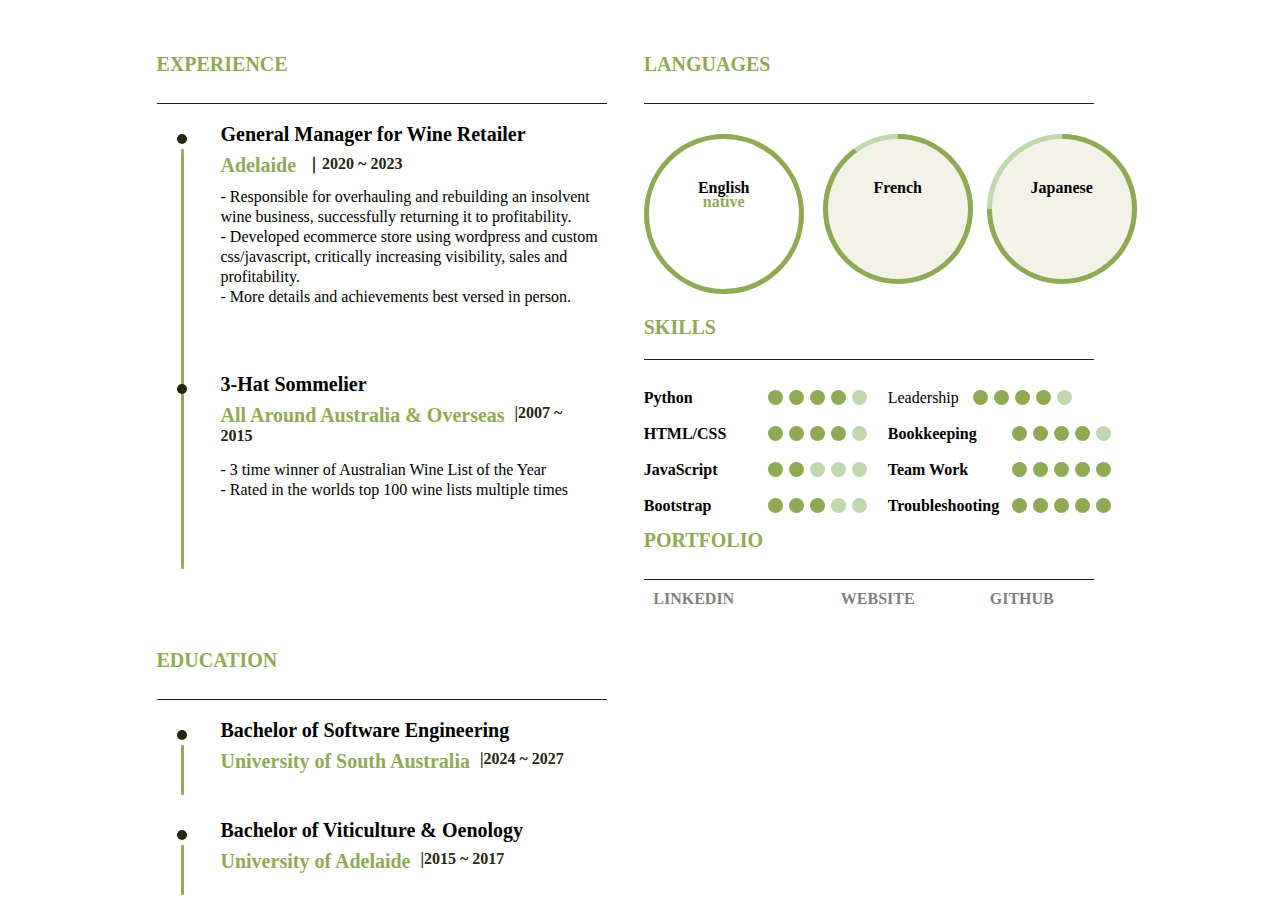
<file: frontend/templates/resume/resume.html>
<!DOCTYPE html>
<html lang="en-AU">

<head>
    <meta charset="UTF-8">
    <meta name="viewport" content="width=device-width, initial-scale=1.0">
    <title>Resume</title>
    <!-- <link rel="stylesheet" href="https: //cdnjs.cloudflare.com/ajax/libs/font-awesome/6.7.2/css/all.min.css"
        integrity="sha512-Evv84Mr4kqVGRNSgIGL/F/aIDqQb7xQ2vcrdIwxfjThSH8CSR7PBEakCr51Ck+w+/U6swU2Im1vVX0SVk9ABhg=="
        crossorigin="anonymous" referrerpolicy="no-referrer" /> -->
    <style>
        /* Global Styles */
        #resume-section * {
            vertical-align: top;
            /* box-sizing: border-box;
            background-color: #f2f2e9;
            color: #24260f;
            font-family: lato, sans-serif; */

            transition-duration: 0.5s;
        }

        #resume-section html,
        #resume-section body {
            margin: 0;
            padding: 0;
            width: auto;
            height: 100%;
        }

        /* Top Section Background */
        #resume-section .top {
            height: 300px;
            background-color: #24260f;
        }

        #resume-section .top-content {
            width: 1027px;
            height: 300px;
            background-color: #24260f;
            margin-right: auto;
            margin-left: auto;
        }

        /* Photo Section */
        #resume-section .photo {
            width: 200px;
            height: 275px;
            display: inline-block;
            margin-top: 20px;
            margin-left: 300px;
            background-color: #24260f;
        }

        #resume-section .photo h1 {
            text-align: center;
            font-weight: 500;
            font-size: 30px;
            position: relative;
            bottom: 15px;
            background-color: #24260f;
            color: #f2f2e9;
            margin-top: 30px;
        }

        #resume-section img {
            width: 200px;
            height: 200px;
            border-radius: 100%;
        }

        /* Contact Information Section */
        #resume-section .info {
            width: 450px;
            height: 275px;
            margin-top: 20px;
            background-color: #24260f;
        }

        #resume-section .photo,
        #resume-section .info {
            display: inline-block;
        }

        #resume-section .title {
            width: 350px;
            height: 80px;
            margin-left: 50px;
            padding-top: 15px;
            text-align: center;
            font-size: 26px;
            line-height: 80px;
            border-bottom: solid 3px #90a955;
            background-color: #24260f;
            color: #f2f2e9;
        }

        #resume-section .contact {
            display: inline-block;
            margin-left: 50px;
            margin-top: 20px;
        }

        #resume-section .url {
            padding-left: 10px;
            padding-top: 10px;
            background-color: #24260f;
            color: #f2f2e9;
        }

        #resume-section .url span {
            line-height: 36px;
            font-family: karla, sans-serif;
            padding-left: 10px;
            background-color: #24260f;
            color: #f2f2e9;
        }

        /* Main Content Layout */
        #resume-section .max-width {
            width: 1027px;
            margin-right: auto;
            margin-left: auto;
        }

        #resume-section .left,
        #resume-section .right {
            display: inline-block;
            width: 49%;
            height: 700px;
        }

        /* Experience Section */
        #resume-section .con-title {
            width: 450px;
            height: 50px;
            font-weight: 900;
            font-size: 20px;
            color: #90a955;
            margin-left: 30px;
            margin-top: 30px;
            padding-top: 15px;
            border-bottom: solid 1px #24260f;
        }

        #resume-section .ex-con-left {
            display: inline-block;
            width: 50px;
            height: 250px;
            margin-left: 30px;
        }

        #resume-section .ex-con-left .dot {
            width: 10px;
            height: 10px;
            border-radius: 100%;
            background-color: #24260f;
            margin-left: 20px;
            margin-top: 30px;
        }

        #resume-section .ex-con-left .vertical-line {
            width: 3px;
            height: 170px;
            border-radius: 10%;
            background-color: #90a955;
            margin-left: 24px;
            margin-top: 5px;
        }

        #resume-section .ex-con-left .vertical-line-short {
            width: 3px;
            height: 100px;
            border-radius: 10%;
            background-color: #90a955;
            margin-left: 24px;
            margin-top: 5px;
        }

        #resume-section .ex-con-left .vertical-line-long {
            width: 3px;
            height: 270px;
            border-radius: 10%;
            background-color: #90a955;
            margin-left: 24px;
            margin-top: 5px;
        }

        #resume-section .ex-con-right {
            display: inline-block;
            width: 400px;
            height: 250px;
        }

        #resume-section .ex-con-right h3 {
            margin: 10px;
            margin-top: 20px;
            font-size: 20px;
            font-weight: bold;
            line-height: 20px;
        }

        #resume-section .ex-con-right h5 {
            margin: 10px;
            font-size: 20px;
            font-weight: bold;
            color: #90a955;
        }

        #resume-section .ex-con-right span {
            font-size: 16px;
            color: #24260f;
            margin: 10px;
        }

        #resume-section .ex-con-right p {
            margin: 10px 10px 0 10px;
            line-height: 20px;
            font-size: 16px;
        }

        #resume-section .ex-con-right br {
            line-height: 26px;
        }

        /* Education Section */
        #resume-section .ed-con-left {
            display: inline-block;
            width: 50px;
            height: 100px;
            margin-left: 30px;
        }

        #resume-section .ed-con-left .dot {
            width: 10px;
            height: 10px;
            border-radius: 100%;
            background-color: #24260f;
            margin-left: 20px;
            margin-top: 30px;
        }

        #resume-section .ed-con-left .vertical-line-short {
            width: 3px;
            height: 50px;
            border-radius: 10%;
            background-color: #90a955;
            margin-left: 24px;
            margin-top: 5px;
        }

        #resume-section .ed-con-left .vertical-line {
            width: 3px;
            height: 170px;
            border-radius: 10%;
            background-color: #90a955;
            margin-left: 24px;
            margin-top: 5px;
        }

        #resume-section .ed-con-right {
            display: inline-block;
            width: 400px;
            height: 100px;
        }

        #resume-section .ed-con-right h3 {
            margin: 10px;
            margin-top: 20px;
            font-size: 20px;
            font-weight: bold;
            line-height: 20px;
        }

        #resume-section .ed-con-right h5 {
            margin: 10px;
            font-size: 20px;
            font-weight: bold;
            color: #90a955;
        }

        #resume-section .ed-con-right span {
            font-size: 16px;
            color: #24260f;
            margin: 10px;
        }

        #resume-section .ed-con-right p {
            margin: 10px 10px 0 10px;
            line-height: 20px;
            font-size: 16px;
        }

        #resume-section .ed-con-right br {
            line-height: 26px;
        }

        /* Languages Section */
        #resume-section .languages {
            height: 250px;
        }

        #resume-section .la-title {
            margin-left: 10px;
        }

        #resume-section .lang-1 {
            width: 150px;
            height: 150px;
            display: inline-block;
            border-radius: 100%;
            overflow: hidden;
            margin: 30px 15px 0 10px;
            border: solid 5px #90a955;
        }

        #resume-section .lang-1 h3 {
            text-align: center;
            margin-top: 40px;
            font-weight: bold;
            font-size: 16px;
        }

        #resume-section .lang-1 h4 {
            text-align: center;
            margin-top: -20px;
            color: #90a955;
        }

        #resume-section .outer-jp {
            width: 150px;
            height: 150px;
            display: inline-block;
            background: #c1d7ae;
            border-radius: 100%;
            position: relative;
            overflow: hidden;
            margin-top: 30px;
        }

        #resume-section .sq1-jp {
            width: 150px;
            height: 150px;
            position: absolute;
            left: 75px;
            background-color: #90a955;
        }

        #resume-section .sq2-jp {
            width: 75px;
            height: 75px;
            position: absolute;
            top: 75px;
            background-color: #90a955;
        }

        #resume-section .sq3-jp {
            width: 75px;
            height: 75px;
            background-color: #90a955;
            transform-origin: bottom;
            transform: skewX(36deg);
        }

        #resume-section .inner-jp {
            width: 140px;
            height: 140px;
            position: absolute;
            border-radius: 100%;
            top: 5px;
            left: 5px;
            background-color: #f2f2e9;
            overflow: hidden;
        }

        #resume-section .inner-jp h3 {
            text-align: center;
            margin-top: 40px;
            font-weight: bold;
            font-size: 16px;
        }

        #resume-section .inner-jp h4 {
            text-align: center;
            margin-top: -20px;
            color: #90a955;
        }

        #resume-section .lang-2 {
            width: 150px;
            height: 150px;
            display: inline-block;
            background: #c1d7ae;
            border-radius: 100%;
            position: relative;
            overflow: hidden;
            margin-top: 30px;
            margin-left: 10px;
        }

        #resume-section .sq1-eng {
            width: 150px;
            height: 150px;
            position: absolute;
            left: 75px;
            background-color: #90a955;
        }

        #resume-section .sq2-eng {
            width: 75px;
            height: 75px;
            position: absolute;
            top: 75px;
            background-color: #90a955;
        }

        #resume-section .other-1 {
            width: 140px;
            height: 140px;
            position: absolute;
            border-radius: 100%;
            top: 5px;
            left: 5px;
            background-color: #f2f2e9;
            overflow: hidden;
        }

        #resume-section .other-1 h3 {
            text-align: center;
            margin-top: 40px;
            font-weight: bold;
            font-size: 16px;
        }

        #resume-section .other-1 h4 {
            text-align: center;
            margin-top: -20px;
            color: #90a955;
        }

        /* Skills Section */
        #resume-section .skills {
            height: 220px;
            font-weight: 300;
            line-height: 36px;
        }

        #resume-section .sk-title {
            margin-left: 10px;
            margin-top: 0;
        }

        #resume-section .skill-con-left,
        #resume-section .skill-con-right {
            display: inline-block;
            width: 240px;
            height: 130px;
            margin-top: 20px;
        }

        #resume-section .skill-bar span {
            display: inline-block;
            font-weight: bold;
            margin-left: 10px;
            width: 110px;
        }

        #resume-section .skill-level {
            display: inline-block;
            margin-left: 10px;
        }

        #resume-section .yes {
            display: inline-block;
            width: 15px;
            height: 15px;
            border-radius: 100%;
            background-color: #90a955;
            margin-top: 10px;
            margin-right: 2px;
        }

        #resume-section .no {
            display: inline-block;
            width: 15px;
            height: 15px;
            border-radius: 100%;
            background-color: #c1d7ae;
            margin-top: 10px;
            margin-right: 2px;
        }

        /* Portfolio Section */
        #resume-section .portfolio {
            height: 200px;
        }

        #resume-section .po-con-right,
        #resume-section .po-con-middle,
        #resume-section .po-con-left {
            display: inline-block;
            transition-duration: 0.5s;
            width: 150px;
            height: 160px;
            margin-left: 10px;
            padding-top: 10px;
            opacity: 0.5;
            position: relative;
            top: 0;
        }

        #resume-section .po-con-right span,
        #resume-section .po-con-middle span,
        #resume-section .po-con-left span {
            display: inline-block;
            font-weight: bold;
            width: 100px;
            text-align: center;
        }

        #resume-section .po-con-right:hover,
        #resume-section .po-con-middle:hover,
        #resume-section .po-con-left:hover {
            opacity: 1;
        }

        #resume-section .po-con-right:active,
        #resume-section .po-con-middle:active,
        #resume-section .po-con-left:active {
            top: 10px;
        }
    </style>
</head>

<body>
    <!-- Other parts of index.html -->

    <div id="resume-section">
        <!-- Main Content Section -->
        <div class="content">
            <div class="max-width">
                <!-- Left Column: Experience & Education -->
                <div class="left">
                    <!-- Experience Section -->
                    <div class="experience">
                        <div class="con-title ex-title">EXPERIENCE</div>
                        <div class="ex-content">
                            <div class="ex-con-left">
                                <div class="dot"></div>
                                <div class="vertical-line-long"></div>
                            </div>
                            <div class="ex-con-right">
                                <h3>General Manager for Wine Retailer</h3>
                                <h5>Adelaide<span>｜2020 ~ 2023</span></h5>
                                <p>- Responsible for overhauling and rebuilding an insolvent wine business, successfully
                                    returning it to profitability.<br>
                                    - Developed ecommerce store using wordpress and custom css/javascript, critically
                                    increasing visibility, sales and profitability.<br>
                                    - More details and achievements best versed in person.
                                </p>
                            </div>
                            <div class="ex-con-left">
                                <div class="dot"></div>
                                <div class="vertical-line"></div>
                            </div>
                            <div class="ex-con-right">
                                <h3>3-Hat Sommelier</h3>
                                <h5>All Around Australia & Overseas<span>|2007 ~ 2015</span></h5>
                                <p>- 3 time winner of Australian Wine List of the Year<br>
                                    - Rated in the worlds top 100 wine lists multiple times
                                </p>
                            </div>
                        </div>
                    </div>

                    <!-- Education Section -->
                    <div class="education">
                        <div class="con-title ed-title">EDUCATION</div>
                        <div class="ed-content">
                            <div class="ed-con-left">
                                <div class="dot"></div>
                                <div class="vertical-line-short"></div>
                            </div>
                            <div class="ed-con-right">
                                <h3>Bachelor of Software Engineering</h3>
                                <h5>University of South Australia<span>|2024 ~ 2027</span></h5>
                            </div>
                            <div class="ed-con-left">
                                <div class="dot"></div>
                                <div class="vertical-line-short"></div>
                            </div>
                            <div class="ed-con-right">
                                <h3>Bachelor of Viticulture & Oenology</h3>
                                <h5>University of Adelaide<span>|2015 ~ 2017</span></h5>
                            </div>
                        </div>
                    </div>
                </div>

                <!-- Right Column: Languages, Skills & Portfolio -->
                <div class="right">
                    <!-- Languages Section -->
                    <div class="languagues">
                        <div class="con-title la-title">LANGUAGES</div>
                        <div class="la-content">
                            <div class="lang-1">
                                <h3>English</h3>
                                <h4>native</h4>
                            </div>
                            <div class="outer-jp">
                                <div class="sq1-jp"></div>
                                <div class="sq2-jp"></div>
                                <div class="sq3-jp"></div>
                                <div class="inner-jp">
                                    <h3>French</h3>
                                    <h4></h4>
                                </div>
                            </div>
                            <div class="lang-2">
                                <div class="sq1-eng"></div>
                                <div class="sq2-eng"></div>
                                <div class="other-1">
                                    <h3>Japanese</h3>
                                    <h4></h4>
                                </div>
                            </div>
                        </div>
                    </div>

                    <!-- Skills Section -->
                    <div class="skills">
                        <div class="con-title sk-title">SKILLS</div>
                        <div class="skill-content">
                            <div class="skill-con-left">
                                <div class="skill-bar"><span>Python</span>
                                    <div class="skill-level">
                                        <div class="yes"></div>
                                        <div class="yes"></div>
                                        <div class="yes"></div>
                                        <div class="yes"></div>
                                        <div class="no"></div>
                                    </div>
                                </div>
                                <div class="skill-bar"><span>HTML/CSS</span>
                                    <div class="skill-level">
                                        <div class="yes"></div>
                                        <div class="yes"></div>
                                        <div class="yes"></div>
                                        <div class="yes"></div>
                                        <div class="no"></div>
                                    </div>
                                </div>
                                <div class="skill-bar"><span>JavaScript</span>
                                    <div class="skill-level">
                                        <div class="yes"></div>
                                        <div class="yes"></div>
                                        <div class="no"></div>
                                        <div class="no"></div>
                                        <div class="no"></div>
                                    </div>
                                </div>
                                <div class="skill-bar"><span>Bootstrap</span>
                                    <div class="skill-level">
                                        <div class="yes"></div>
                                        <div class="yes"></div>
                                        <div class="yes"></div>
                                        <div class="no"></div>
                                        <div class="no"></div>
                                    </div>
                                </div>
                            </div>
                            <div class="skill-con-right">
                                <div class="skill-level"><span>Leadership</span>
                                    <div class="skill-level">
                                        <div class="yes"></div>
                                        <div class="yes"></div>
                                        <div class="yes"></div>
                                        <div class="yes"></div>
                                        <div class="no"></div>
                                    </div>
                                </div>
                                <div class="skill-bar"><span>Bookkeeping</span>
                                    <div class="skill-level">
                                        <div class="yes"></div>
                                        <div class="yes"></div>
                                        <div class="yes"></div>
                                        <div class="yes"></div>
                                        <div class="no"></div>
                                    </div>
                                </div>
                                <div class="skill-bar"><span>Team Work</span>
                                    <div class="skill-level">
                                        <div class="yes"></div>
                                        <div class="yes"></div>
                                        <div class="yes"></div>
                                        <div class="yes"></div>
                                        <div class="yes"></div>
                                    </div>
                                </div>
                                <div class="skill-bar"><span>Troubleshooting</span>
                                    <div class="skill-level">
                                        <div class="yes"></div>
                                        <div class="yes"></div>
                                        <div class="yes"></div>
                                        <div class="yes"></div>
                                        <div class="yes"></div>
                                    </div>
                                </div>
                            </div>
                        </div>
                    </div>

                    <!-- Portfolio Section -->
                    <div class="portfolio">
                        <div class="con-title sk-title">PORTFOLIO</div>
                        <div class="po-content">
                            <div class="po-con-right">
                                <a href="https://www.linkedin.com/in/ben-davidson-au" target="_blank">
                                    <i class="fa-brands fa-linkedin" style="font-size:100px; color:#90a955"></i>
                                </a>
                                <span>LINKEDIN</span>
                            </div>
                            <div class="po-con-middle">
                                <a href="https://ben-dev.au" target="_blank">
                                    <i class="fas fa-regular fa-link"
                                        style="font-size:80px; color:#90a955; padding: 10px;"></i>
                                </a>
                                <span>WEBSITE</span>
                            </div>
                            <div class="po-con-left">
                                <a href="https://github.com/ben-dev-au" target="_blank">
                                    <i class="fas fa-brands fa-github" style="font-size:100px; color:#90a955"></i>
                                </a>
                                <span>GITHUB</span>
                            </div>
                        </div>
                    </div>
                </div>
            </div>
        </div>
    </div>
</body>

</html>
</file>
